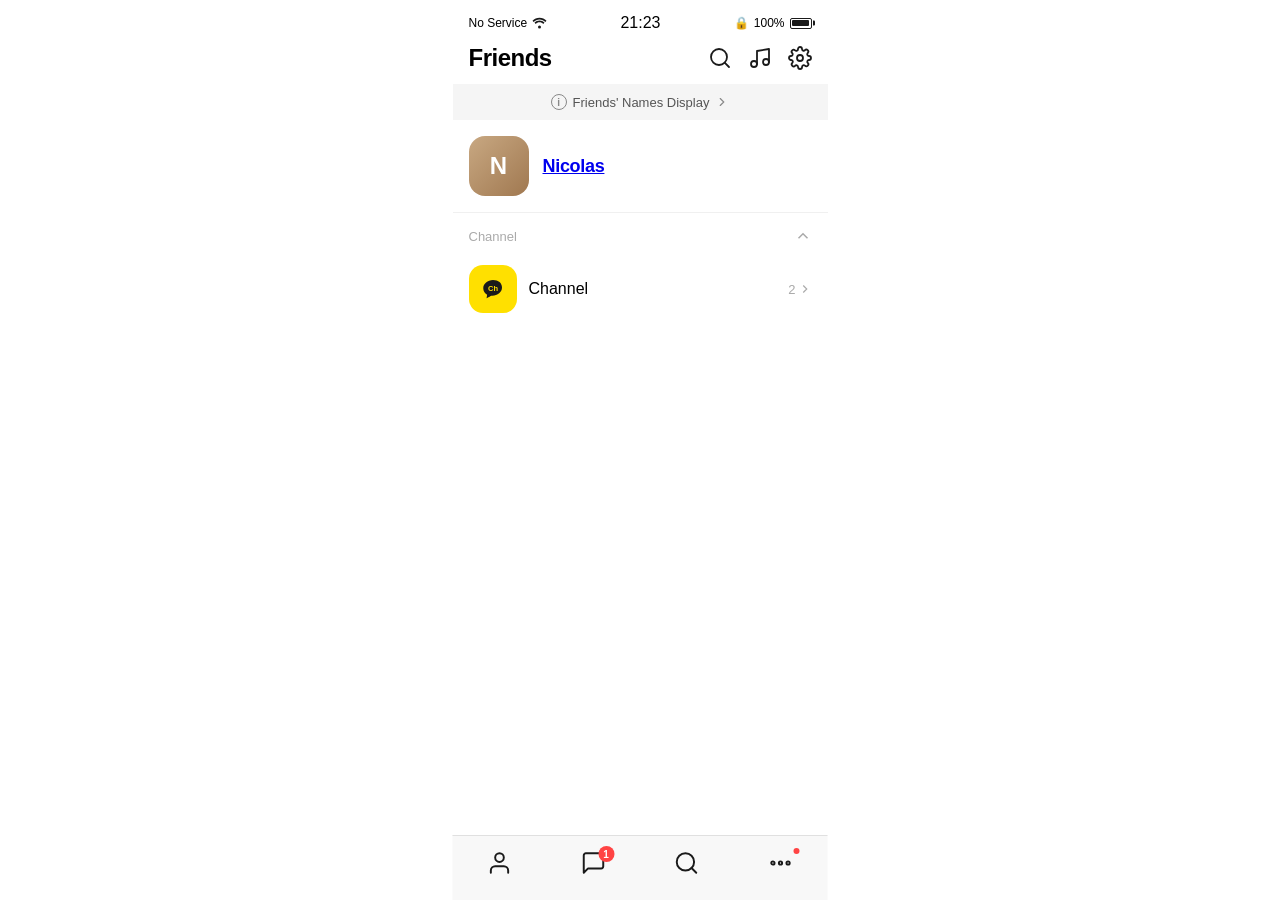
<file: 03_roomSelection.html>
<!DOCTYPE html>
<html lang="en">

<head>
    <meta charset="UTF-8">
    <meta name="viewport" content="width=device-width, initial-scale=1.0, maximum-scale=1.0">
    <title>KakaoTalk - Friends</title>
    <style>
        *,
        *::before,
        *::after {
            box-sizing: border-box;
            margin: 0;
            padding: 0;
        }

        body {
            font-family: -apple-system, 'Helvetica Neue', sans-serif;
            background: #fff;
            display: flex;
            justify-content: center;
        }

        .phone-wrapper {
            width: 375px;
            min-height: 812px;
            background: #fff;
            position: relative;
            overflow: hidden;
        }

        /* ── Status Bar ── */
        .status-bar {
            display: flex;
            justify-content: space-between;
            align-items: center;
            padding: 14px 16px 6px;
            font-size: 12px;
            font-weight: 500;
        }

        .status-left {
            display: flex;
            align-items: center;
            gap: 5px;
        }

        .status-right {
            display: flex;
            align-items: center;
            gap: 5px;
        }

        .battery-icon {
            width: 22px;
            height: 11px;
            border: 1.5px solid #1a1a1a;
            border-radius: 2px;
            position: relative;
            display: flex;
            align-items: center;
            padding: 1.5px;
        }

        .battery-icon::after {
            content: '';
            position: absolute;
            right: -4px;
            top: 50%;
            transform: translateY(-50%);
            width: 2px;
            height: 5px;
            background: #1a1a1a;
            border-radius: 0 1px 1px 0;
        }

        .battery-fill {
            width: 100%;
            height: 100%;
            background: #1a1a1a;
            border-radius: 1px;
        }

        /* ── Top Nav ── */
        .top-nav {
            display: flex;
            justify-content: space-between;
            align-items: center;
            padding: 6px 16px 12px;
        }

        .top-nav h1 {
            font-size: 24px;
            font-weight: 700;
            letter-spacing: -0.5px;
        }

        .top-icons {
            display: flex;
            gap: 16px;
            align-items: center;
        }

        .top-icons svg {
            width: 24px;
            height: 24px;
            fill: none;
            stroke: #1a1a1a;
            stroke-width: 1.8;
            stroke-linecap: round;
            stroke-linejoin: round;
            cursor: pointer;
        }

        /* ── Notice Banner ── */
        .notice-banner {
            background: #f5f5f5;
            display: flex;
            align-items: center;
            justify-content: center;
            gap: 6px;
            padding: 10px 16px;
            font-size: 13px;
            color: #555;
            cursor: pointer;
        }

        .notice-banner .info-icon {
            width: 16px;
            height: 16px;
            border: 1.5px solid #888;
            border-radius: 50%;
            display: flex;
            align-items: center;
            justify-content: center;
            font-size: 10px;
            color: #888;
            font-weight: 700;
            flex-shrink: 0;
        }

        .notice-banner svg {
            width: 14px;
            height: 14px;
            stroke: #888;
            stroke-width: 2;
            fill: none;
        }

        /* ── My Profile ── */
        .my-profile {
            display: flex;
            align-items: center;
            gap: 14px;
            padding: 16px 16px;
            border-bottom: 1px solid #f0f0f0;
            cursor: pointer;
        }

        .avatar {
            width: 60px;
            height: 60px;
            border-radius: 16px;
            overflow: hidden;
            background: #ddd;
            flex-shrink: 0;
        }

        .avatar img {
            width: 100%;
            height: 100%;
            object-fit: cover;
        }

        /* placeholder avatar (no real image) */
        .avatar-placeholder {
            width: 100%;
            height: 100%;
            background: linear-gradient(135deg, #c8a882, #a07850);
            display: flex;
            align-items: center;
            justify-content: center;
            font-size: 24px;
            color: white;
            font-weight: 600;
        }

        .my-name {
            font-size: 18px;
            font-weight: 600;
            letter-spacing: -0.3px;
        }

        /* ── Section Header ── */
        .section-header {
            display: flex;
            justify-content: space-between;
            align-items: center;
            padding: 14px 16px 10px;
        }

        .section-title {
            font-size: 13px;
            color: #aaa;
            font-weight: 400;
        }

        .section-chevron {
            width: 18px;
            height: 18px;
            stroke: #aaa;
            stroke-width: 2;
            fill: none;
            cursor: pointer;
        }

        /* ── Channel Item ── */
        .channel-item {
            display: flex;
            align-items: center;
            gap: 12px;
            padding: 10px 16px;
            cursor: pointer;
        }

        .channel-icon {
            width: 48px;
            height: 48px;
            background: #FFE000;
            border-radius: 14px;
            display: flex;
            align-items: center;
            justify-content: center;
            flex-shrink: 0;
            position: relative;
        }

        /* KakaoTalk Channel speech bubble icon */
        .channel-icon svg {
            width: 30px;
            height: 30px;
        }

        .channel-name {
            flex: 1;
            font-size: 16px;
            font-weight: 400;
        }

        .channel-count {
            display: flex;
            align-items: center;
            gap: 2px;
            font-size: 13px;
            color: #aaa;
        }

        .channel-count svg {
            width: 14px;
            height: 14px;
            stroke: #aaa;
            stroke-width: 2;
            fill: none;
        }

        /* ── Bottom padding for nav bar ── */
        .content-area {
            padding-bottom: 80px;
        }
    </style>
</head>

<body>
    <div class="phone-wrapper">

        <!-- Status Bar -->
        <div class="status-bar">
            <div class="status-left">
                No Service
                <svg width="15" height="12" viewBox="0 0 15 12" fill="none">
                    <path
                        d="M7.5 2.5C9.8 2.5 11.9 3.5 13.3 5.1L14.5 3.8C12.7 1.9 10.2 0.7 7.5 0.7C4.8 0.7 2.3 1.9 0.5 3.8L1.7 5.1C3.1 3.5 5.2 2.5 7.5 2.5Z"
                        fill="#1a1a1a" />
                    <path
                        d="M7.5 5.3C9 5.3 10.3 5.9 11.3 6.9L12.5 5.6C11.1 4.3 9.4 3.5 7.5 3.5C5.6 3.5 3.9 4.3 2.5 5.6L3.7 6.9C4.7 5.9 6 5.3 7.5 5.3Z"
                        fill="#1a1a1a" />
                    <circle cx="7.5" cy="10" r="1.5" fill="#1a1a1a" />
                </svg>
            </div>
            <div style="font-size:16px;font-weight:500;">21:23</div>
            <div class="status-right">
                <span>🔒</span>
                <span>100%</span>
                <div class="battery-icon">
                    <div class="battery-fill"></div>
                </div>
            </div>
        </div>

        <div class="content-area">
            <!-- Top Navigation -->
            <div class="top-nav">
                <h1>Friends</h1>
                <div class="top-icons">
                    <!-- Search -->
                    <svg viewBox="0 0 24 24">
                        <circle cx="11" cy="11" r="8" />
                        <line x1="21" y1="21" x2="16.65" y2="16.65" />
                    </svg>
                    <!-- Music note -->
                    <svg viewBox="0 0 24 24">
                        <path d="M9 18V5l12-2v13" />
                        <circle cx="6" cy="18" r="3" />
                        <circle cx="18" cy="16" r="3" />
                    </svg>
                    <!-- Settings -->
                    <svg viewBox="0 0 24 24">
                        <circle cx="12" cy="12" r="3" />
                        <path
                            d="M19.4 15a1.65 1.65 0 0 0 .33 1.82l.06.06a2 2 0 0 1-2.83 2.83l-.06-.06a1.65 1.65 0 0 0-1.82-.33 1.65 1.65 0 0 0-1 1.51V21a2 2 0 0 1-4 0v-.09A1.65 1.65 0 0 0 9 19.4a1.65 1.65 0 0 0-1.82.33l-.06.06a2 2 0 0 1-2.83-2.83l.06-.06A1.65 1.65 0 0 0 4.68 15a1.65 1.65 0 0 0-1.51-1H3a2 2 0 0 1 0-4h.09A1.65 1.65 0 0 0 4.6 9a1.65 1.65 0 0 0-.33-1.82l-.06-.06a2 2 0 0 1 2.83-2.83l.06.06A1.65 1.65 0 0 0 9 4.68a1.65 1.65 0 0 0 1-1.51V3a2 2 0 0 1 4 0v.09a1.65 1.65 0 0 0 1 1.51 1.65 1.65 0 0 0 1.82-.33l.06-.06a2 2 0 0 1 2.83 2.83l-.06.06A1.65 1.65 0 0 0 19.4 9a1.65 1.65 0 0 0 1.51 1H21a2 2 0 0 1 0 4h-.09a1.65 1.65 0 0 0-1.51 1z" />
                    </svg>
                </div>
            </div>

            <!-- Notice Banner -->
            <div class="notice-banner">
                <div class="info-icon">i</div>
                <span>Friends' Names Display</span>
                <svg viewBox="0 0 24 24" fill="none" stroke="#888" stroke-width="2.5" stroke-linecap="round">
                    <polyline points="9 18 15 12 9 6" />
                </svg>
            </div>

            <!-- My Profile -->
            <div class="my-profile">
                <div class="avatar">
                    <div class="avatar-placeholder">N</div>
                </div>
                <span class="my-name"><a href="04_chatAlarm.html">Nicolas</a></span>
            </div>

            <!-- Channel Section -->
            <div class="section-header">
                <span class="section-title">Channel</span>
                <svg class="section-chevron" viewBox="0 0 24 24">
                    <polyline points="18 15 12 9 6 15" />
                </svg>
            </div>

            <!-- Channel Item -->
            <div class="channel-item">
                <div class="channel-icon">
                    <!-- KakaoTalk Channel bubble icon (Ch) -->
                    <svg viewBox="0 0 40 40" fill="none">
                        <rect width="40" height="40" rx="12" fill="#FFE000" />
                        <!-- Speech bubble -->
                        <path
                            d="M20 8C12.82 8 7 12.925 7 19c0 3.54 2.01 6.7 5.14 8.73-.18 1.68-.65 4.27-.74 4.72 0 0 4.4-2.48 6.2-3.5.43.05.86.05 1.4.05 7.18 0 13-4.925 13-11S27.18 8 20 8z"
                            fill="#1a1a1a" />
                        <text x="20" y="22" text-anchor="middle" fill="#FFE000" font-size="10" font-weight="700"
                            font-family="-apple-system, sans-serif">Ch</text>
                    </svg>
                </div>
                <span class="channel-name">Channel</span>
                <div class="channel-count">
                    2
                    <svg viewBox="0 0 24 24">
                        <polyline points="9 18 15 12 9 6" />
                    </svg>
                </div>
            </div>
        </div>

        <!-- Navigation Bar (인클루드) -->
        <div id="nav-include"></div>
    </div>

    <script>
        // navigationBar.html 인클루드 
        fetch('navigationBar.html')
            .then(res => res.text())
            .then(html => {
                document.getElementById('nav-include').innerHTML = html;
            })
            .catch(() => {
                // fetch 실패 시 (file:// 프로토콜 등) 인라인 폴백
                console.warn('navigationBar.html fetch 실패 — 로컬 파일 실행 시 웹서버가 필요합니다.');
            });
    </script>
</body>

</html>
</file>
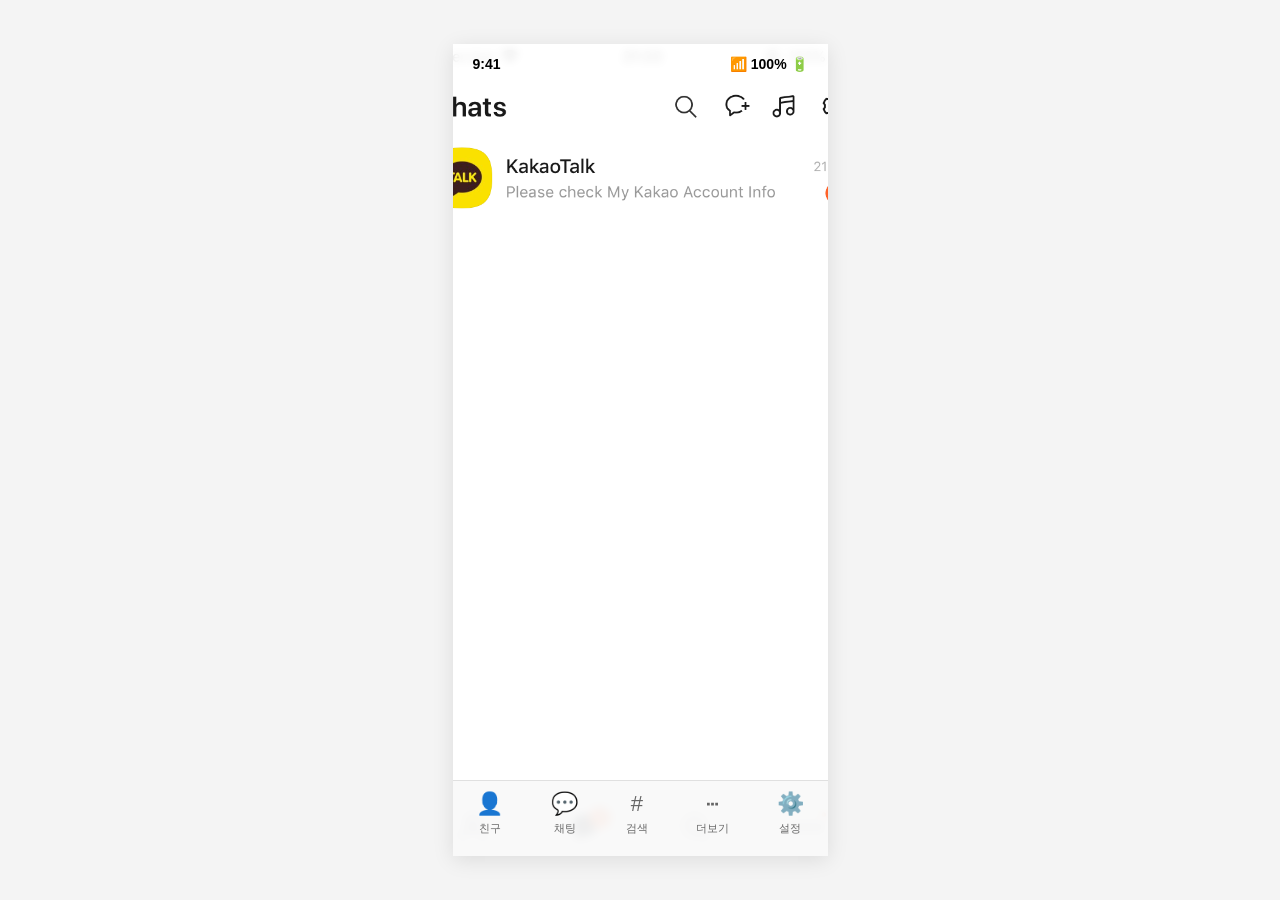
<file: 04_chatAlarm.html>
<!DOCTYPE html>
<html lang="ko">

<head>
    <meta charset="UTF-8">
    <meta name="viewport" content="width=device-width, initial-scale=1.0">
    <title>Chat Alarm</title>
    <link rel="stylesheet" href="css/common.css">
    <link rel="stylesheet" href="css/page.css">
</head>

<body>
    <div id="app" class="app-container">
        <!-- js/components.js 에서 status bar와 nav bar가 삽입됩니다. -->
        <main class="main-content">
            <a href="09_chatING.html">
                <img src="img/04_chatAlarm.png" alt="Chat Alarm" class="page-image">
            </a>
        </main>
    </div>
    <script src="js/components.js"></script>
</body>

</html>
</file>
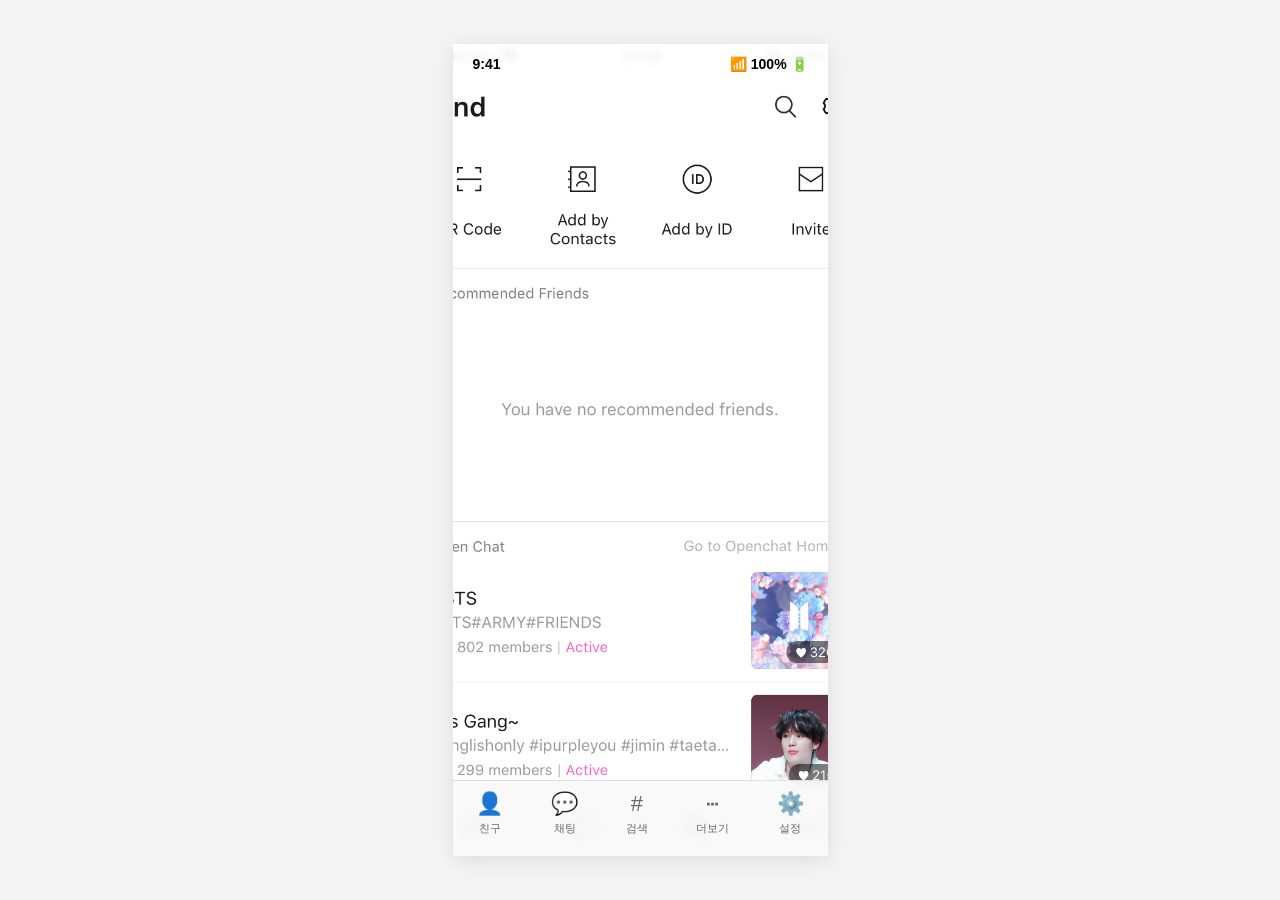
<file: 05_find.html>
<!DOCTYPE html>
<html lang="ko">

<head>
    <meta charset="UTF-8">
    <meta name="viewport" content="width=device-width, initial-scale=1.0">
    <title>Find</title>
    <link rel="stylesheet" href="css/common.css">
    <link rel="stylesheet" href="css/page.css">
</head>

<body>
    <div id="app" class="app-container">
        <!-- js/components.js 에서 status bar와 nav bar가 삽입됩니다. -->
        <main class="main-content">
            <a href="06_more.html">
                <img src="img/05_find.png" alt="Find" class="page-image">
            </a>
        </main>
    </div>
    <script src="js/components.js"></script>
</body>

</html>
</file>
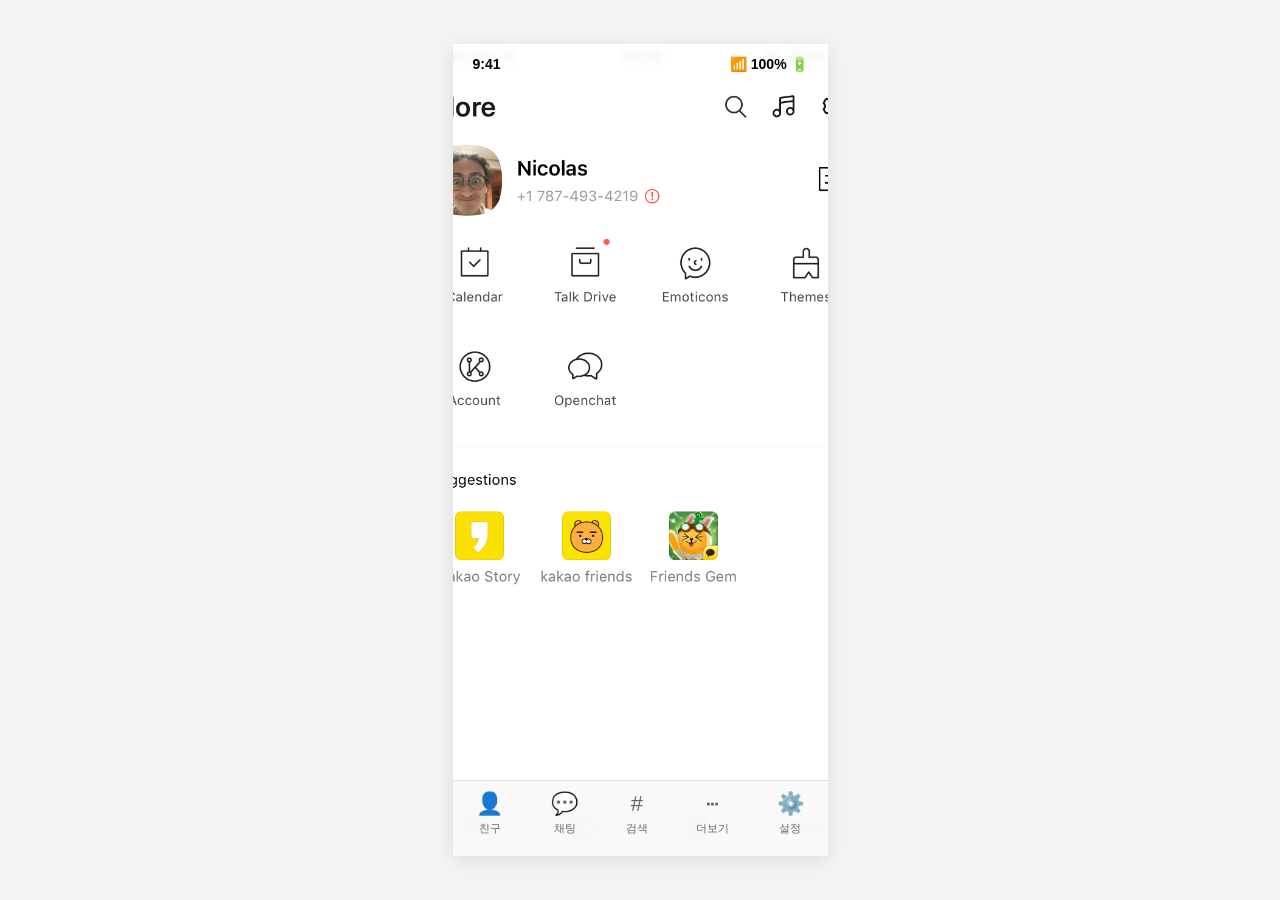
<file: 06_more.html>
<!DOCTYPE html>
<html lang="ko">

<head>
    <meta charset="UTF-8">
    <meta name="viewport" content="width=device-width, initial-scale=1.0">
    <title>More</title>
    <link rel="stylesheet" href="css/common.css">
    <link rel="stylesheet" href="css/page.css">
</head>

<body>
    <div id="app" class="app-container">
        <!-- js/components.js 에서 status bar와 nav bar가 삽입됩니다. -->
        <main class="main-content">
            <a href="07_settings.html">
                <img src="img/06_more.png" alt="More" class="page-image">
            </a>
        </main>
    </div>
    <script src="js/components.js"></script>
</body>

</html>
</file>
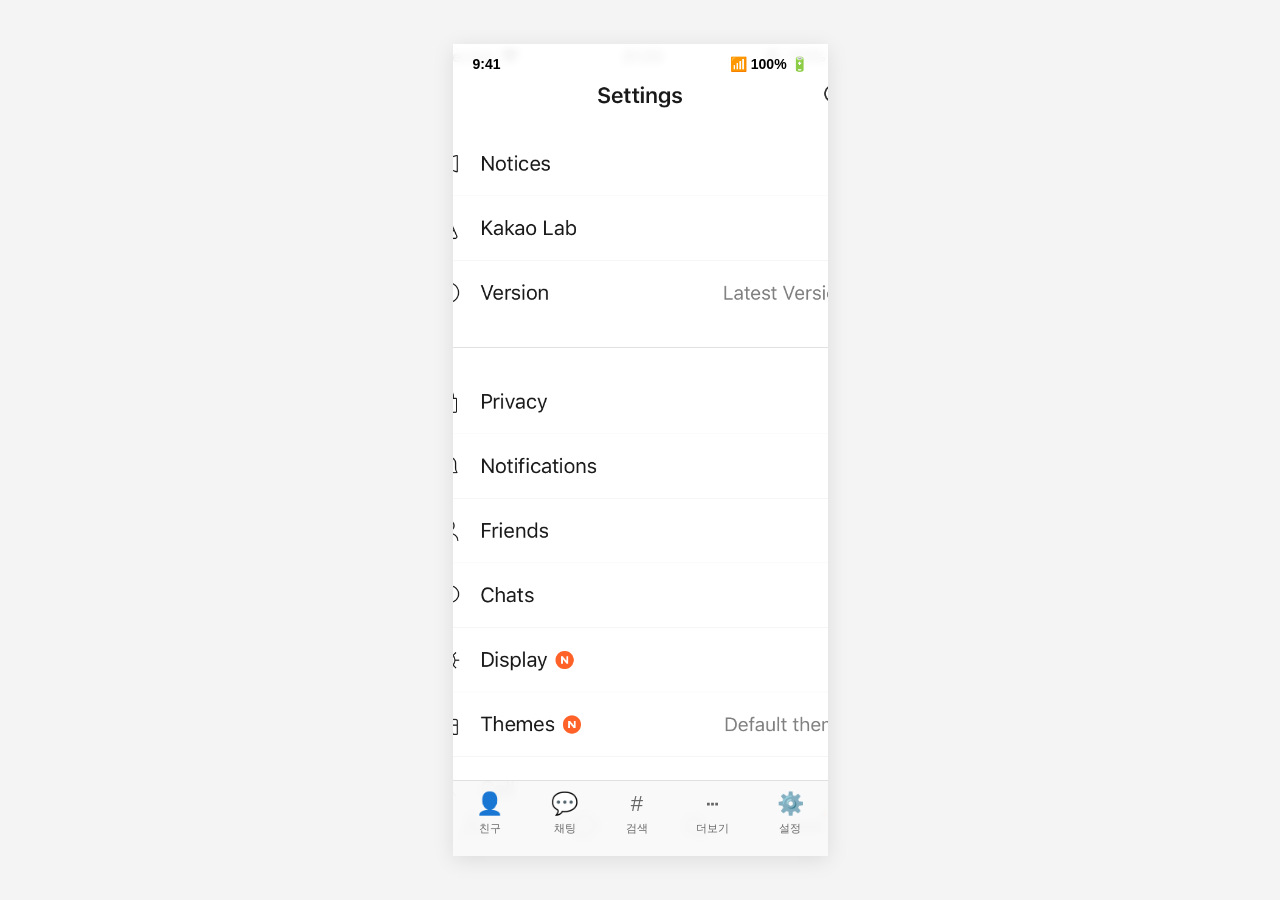
<file: 07_settings.html>
<!DOCTYPE html>
<html lang="ko">

<head>
    <meta charset="UTF-8">
    <meta name="viewport" content="width=device-width, initial-scale=1.0">
    <title>Settings</title>
    <link rel="stylesheet" href="css/common.css">
    <link rel="stylesheet" href="css/page.css">
</head>

<body>
    <div id="app" class="app-container">
        <!-- js/components.js 에서 status bar와 nav bar가 삽입됩니다. -->
        <main class="main-content">
            <a href="01_intro.html">
                <img src="img/07_settings.png" alt="Settings" class="page-image">
            </a>
        </main>
    </div>
    <script src="js/components.js"></script>
</body>

</html>
</file>
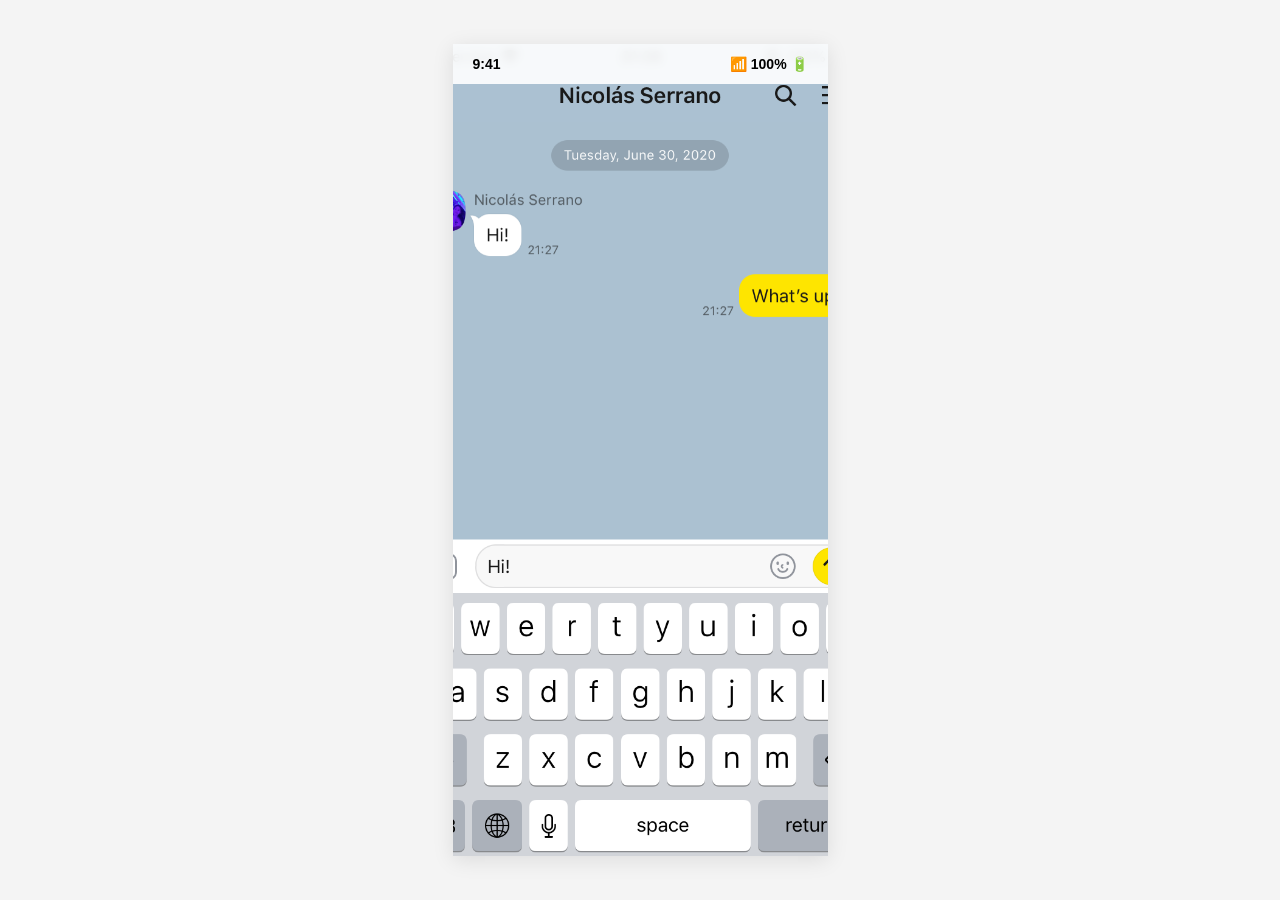
<file: 09_chatING.html>
<!DOCTYPE html>
<html lang="ko">

<head>
    <meta charset="UTF-8">
    <meta name="viewport" content="width=device-width, initial-scale=1.0">
    <title>Chatting</title>
    <link rel="stylesheet" href="css/common.css">
    <link rel="stylesheet" href="css/page.css">
</head>

<body>
    <div id="app" class="app-container">
        <!-- js/components.js 에서 status bar와 nav bar가 삽입됩니다. -->
        <main class="main-content">
            <a href="05_find.html">
                <img src="img/09_chatING.png" alt="Chatting" class="page-image">
            </a>
        </main>
    </div>
    <script src="js/components.js"></script>
</body>

</html>
</file>
<file: css/common.css>
/* 공통 스타일: reset, 레이아웃, 공통 컴포넌트 */
* {
    box-sizing: border-box;
    margin: 0;
    padding: 0;
}

body {
    background-color: #f4f4f4;
    font-family: 'Apple SD Gothic Neo', 'Malgun Gothic', sans-serif;
    display: flex;
    justify-content: center;
    align-items: center;
    min-height: 100vh;
}

.app-container {
    width: 375px;
    height: 812px;
    background-color: #ffffff;
    position: relative;
    overflow: hidden;
    box-shadow: 0 4px 20px rgba(0,0,0,0.1);
    display: flex;
    flex-direction: column;
}

/* 상단 Status Bar 공통 스타일 */
.status-bar {
    display: flex;
    justify-content: space-between;
    align-items: center;
    padding: 12px 20px;
    background-color: rgba(255, 255, 255, 0.9);
    font-size: 14px;
    font-weight: 600;
    position: absolute;
    top: 0;
    width: 100%;
    z-index: 100;
    backdrop-filter: blur(5px);
}

/* 하단 Navigation Bar 공통 스타일 */
.nav-bar {
    display: flex;
    justify-content: space-around;
    align-items: center;
    padding: 10px 0 20px 0;
    background-color: rgba(249, 249, 249, 0.95);
    border-top: 1px solid #e0e0e0;
    position: absolute;
    bottom: 0;
    width: 100%;
    z-index: 100;
    backdrop-filter: blur(5px);
}

.nav-bar__link {
    text-decoration: none;
    color: #666;
    display: flex;
    flex-direction: column;
    align-items: center;
    font-size: 11px;
    gap: 4px;
}

.nav-bar__link:hover {
    color: #000;
}

.nav-bar__link span:first-child {
    font-size: 22px;
}
</file>
<file: css/page.css>
/* 페이지별 개별 스타일 */
.main-content {
    flex-grow: 1;
    overflow-y: auto;
    width: 100%;
    height: 100%;
    /* 스크롤바 숨기기 */
    -ms-overflow-style: none;
    scrollbar-width: none;
}
.main-content::-webkit-scrollbar {
    display: none;
}

.page-image {
    width: 100%;
    height: auto;
    display: block;
    min-height: 100%;
    object-fit: cover;
}
</file>
